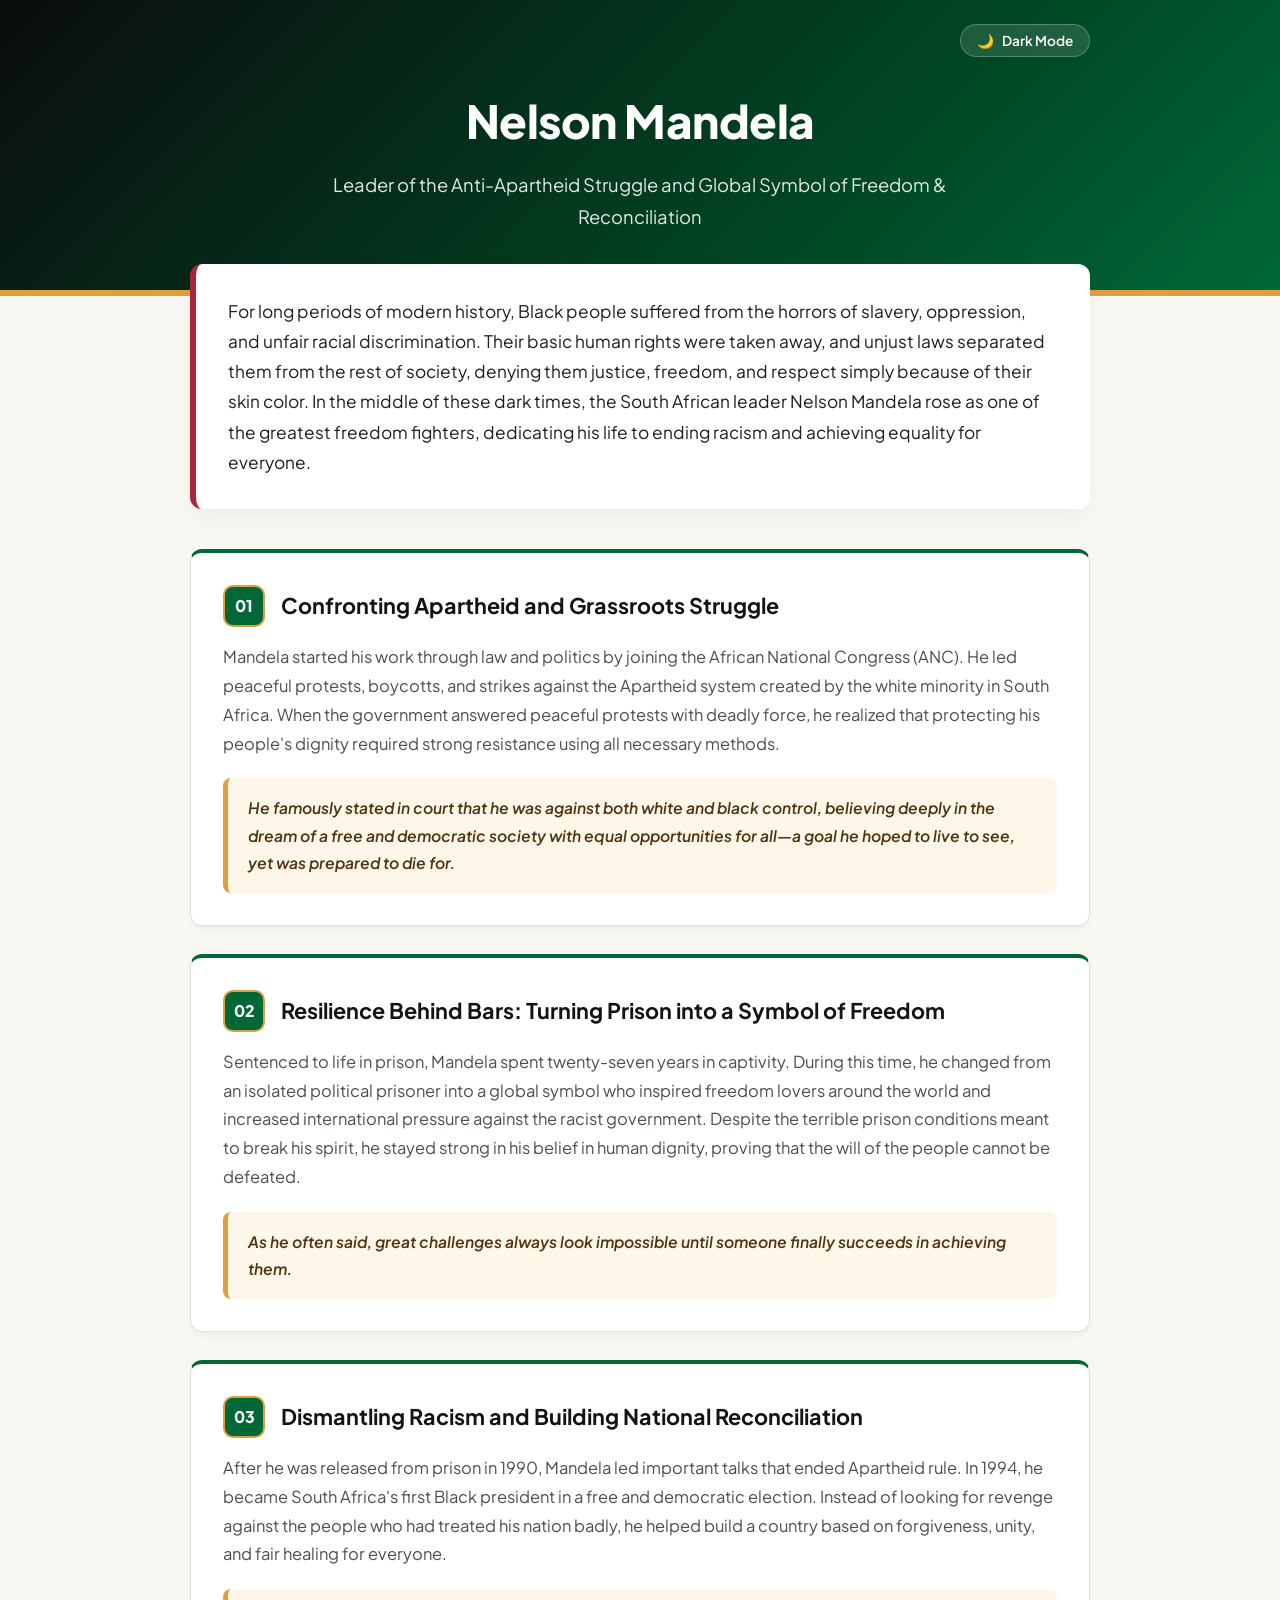
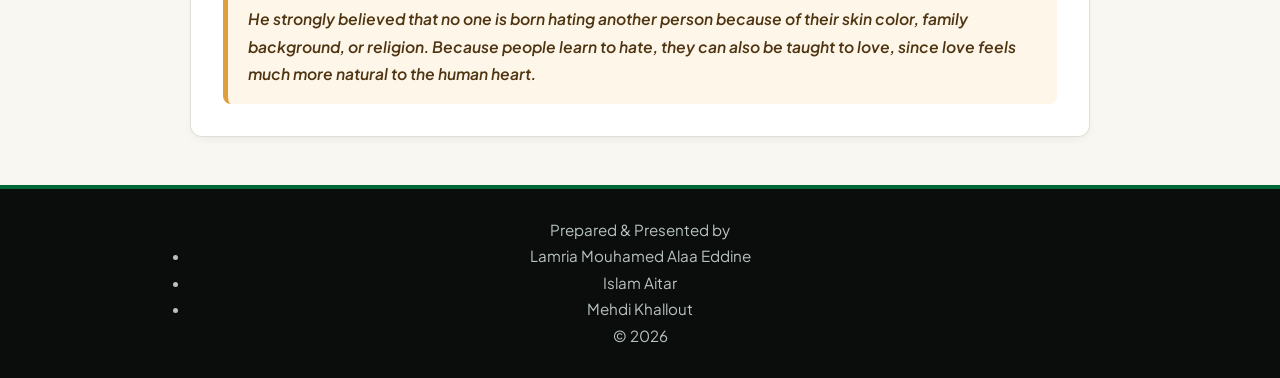
<file: index.html>
<!DOCTYPE html>
<html lang="en" dir="ltr">
<head>
    <meta charset="UTF-8">
    <meta name="viewport" content="width=device-width, initial-scale=1.0">
    <title>Nelson Mandela - Symbol of Freedom & Anti-Racism</title>
    <link rel="preconnect" href="https://fonts.googleapis.com">
    <link rel="preconnect" href="https://fonts.gstatic.com" crossorigin>
    <link href="https://fonts.googleapis.com/css2?family=Plus+Jakarta+Sans:wght@400;600;700;800&display=swap" rel="stylesheet">
    <link rel="stylesheet" href="sty.CSS">
</head>
<body>

    <header class="hero">

        <div class="container hero-top">

            <button id="theme-toggle" class="theme-btn" aria-label="Toggle Dark Mode">

                <span id="theme-icon">🌙</span>

                <span id="theme-text">Dark Mode</span>

            </button>

        </div>

        <div class="container">

            <h1>
                Nelson Mandela
            </h1>

            <p class="subtitle">
                Leader of the Anti-Apartheid Struggle and Global Symbol of Freedom & Reconciliation
            </p>

        </div>

    </header>

    <main class="container">

        <!-- INTRO -->
        <section class="intro-box">
           
            <p>
                For long periods of modern history, Black people suffered from the horrors of slavery, oppression, and unfair racial discrimination. Their basic human rights were taken away, and unjust laws separated them from the rest of society, denying them justice, freedom, and respect simply because of their skin color. In the middle of these dark times, the South African leader Nelson Mandela rose as one of the greatest freedom fighters, dedicating his life to ending racism and achieving equality for everyone.
            </p>
        </section>

        <!-- MAIN PARGS -->
        <section class="timeline">

            <!-- PARG 1 -->
            <article class="card">

                <div class="card-header">

                    <span class="step-num">
                        01
                    </span>

                    <h2>
                        Confronting Apartheid and Grassroots Struggle
                    </h2>
                </div>

                <p>
                   Mandela started his work through law and politics by joining the African National Congress (ANC). He led peaceful protests, boycotts, and strikes against the Apartheid system created by the white minority in South Africa. When the government answered peaceful protests with deadly force, he realized that protecting his people's dignity required strong resistance using all necessary methods.
                </p>

                

                <blockquote>
                    He famously stated in court that he was against both white and black control, believing deeply in the dream of a free and democratic society with equal opportunities for all—a goal he hoped to live to see, yet was prepared to die for.
                </blockquote>
            </article>

            <!-- PARG 2 -->
            <article class="card">
                <div class="card-header">

                    <span class="step-num">
                        02
                    </span>
                    <h2>
                        Resilience Behind Bars: Turning Prison into a Symbol of Freedom
                    </h2>
                </div>
                <p>
                   Sentenced to life in prison, Mandela spent twenty-seven years in captivity. During this time, he changed from an isolated political prisoner into a global symbol who inspired freedom lovers around the world and increased international pressure against the racist government. Despite the terrible prison conditions meant to break his spirit, he stayed strong in his belief in human dignity, proving that the will of the people cannot be defeated.
                </p>

                

                <blockquote>
                    As he often said, great challenges always look impossible until someone finally succeeds in achieving them.
                </blockquote>
            </article>

            <!-- PARG 3 -->
            <article class="card">
                <div class="card-header">
                    <span class="step-num">03</span>
                    <h2>Dismantling Racism and Building National Reconciliation</h2>
                </div>
                <p>
                    After he was released from prison in 1990, Mandela led important talks that ended Apartheid rule. In 1994, he became South Africa's first Black president in a free and democratic election. Instead of looking for revenge against the people who had treated his nation badly, he helped build a country based on forgiveness, unity, and fair healing for everyone.
                </p>

                <blockquote>
                    He strongly believed that no one is born hating another person because of their skin color, family background, or religion. Because people learn to hate, they can also be taught to love, since love feels much more natural to the human heart.
                </blockquote>

            </article>

        </section>

    </main>


       <footer>
        <div class="container">
            <p class="footer-label">Prepared &amp; Presented by</p>
            <ul class="team">
                <li>Lamria Mouhamed Alaa Eddine</li>
                <li>Islam Aitar</li>
                <li>Mehdi Khallout</li>
            </ul>
            <p class="copyright">&copy; 2026</p>
        </div>
    </footer>

    

    <script src="scr.JS"></script>

</body>

</html>
</file>
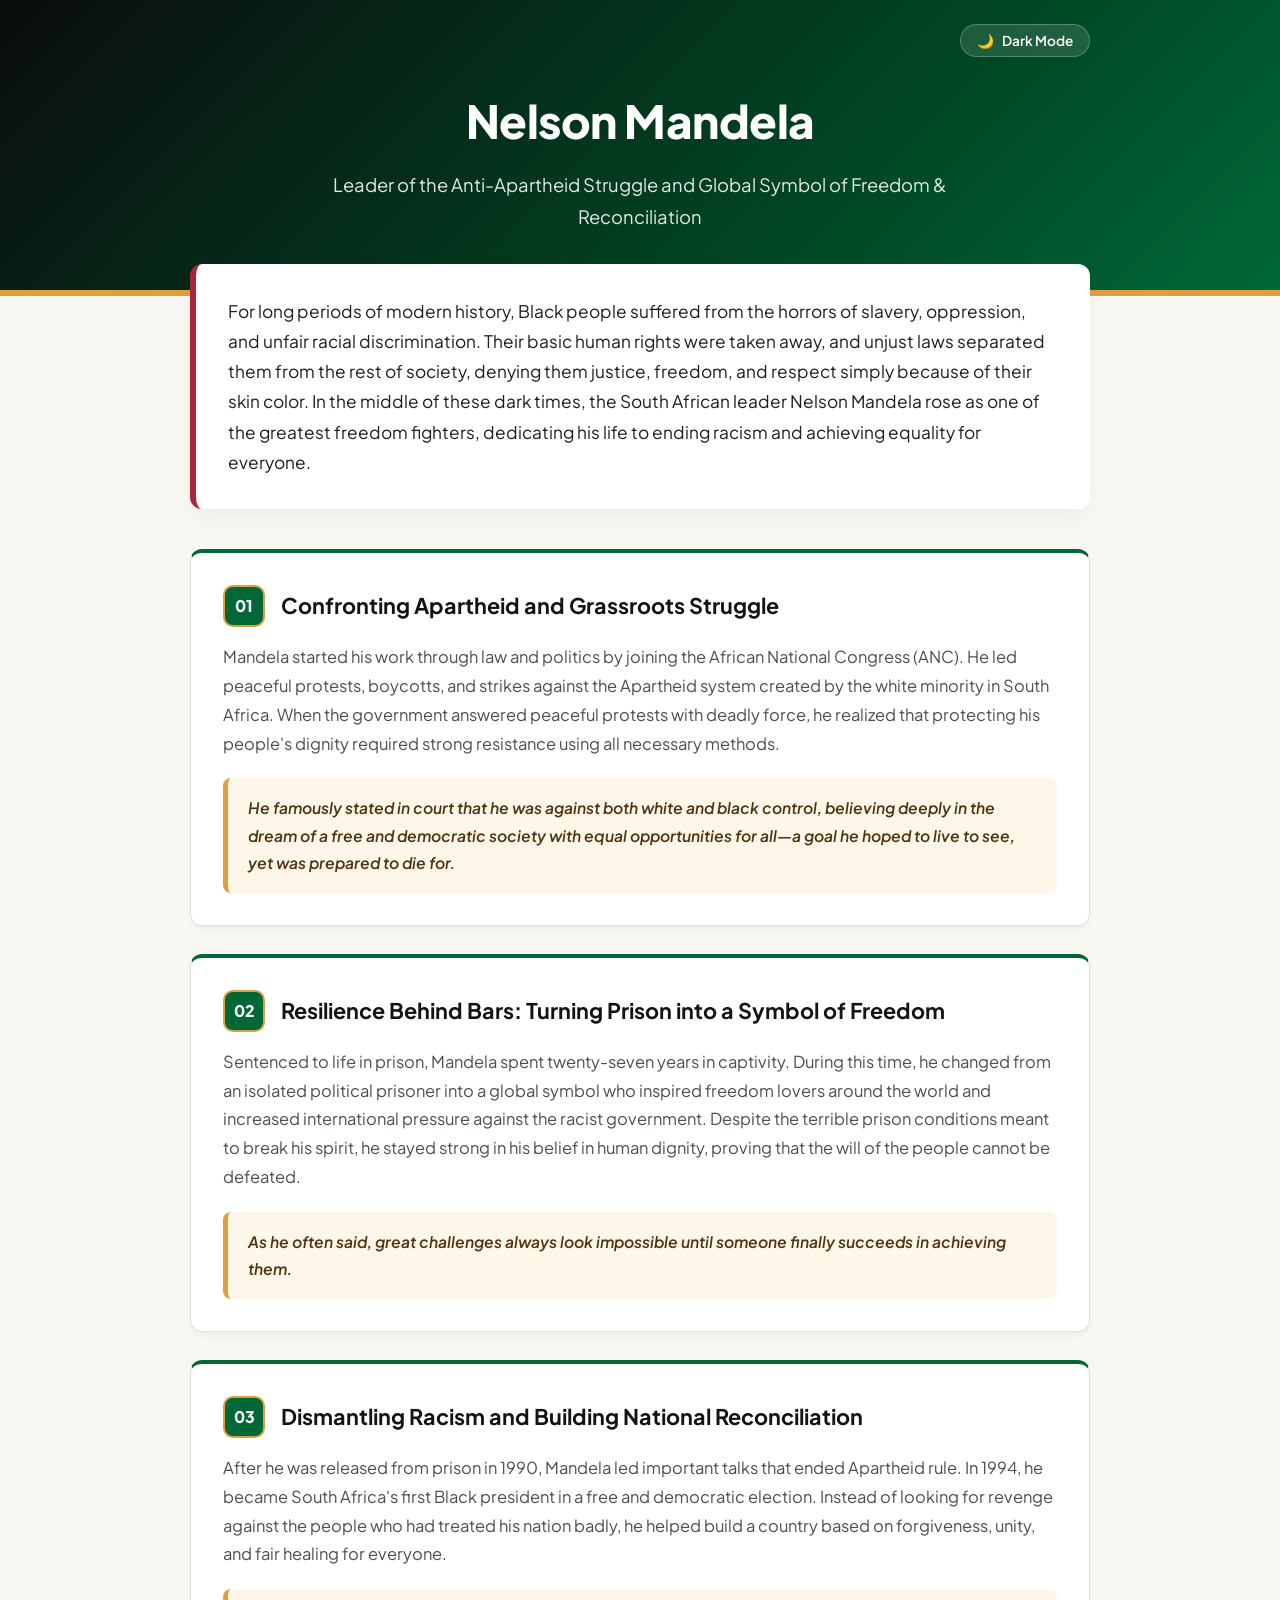
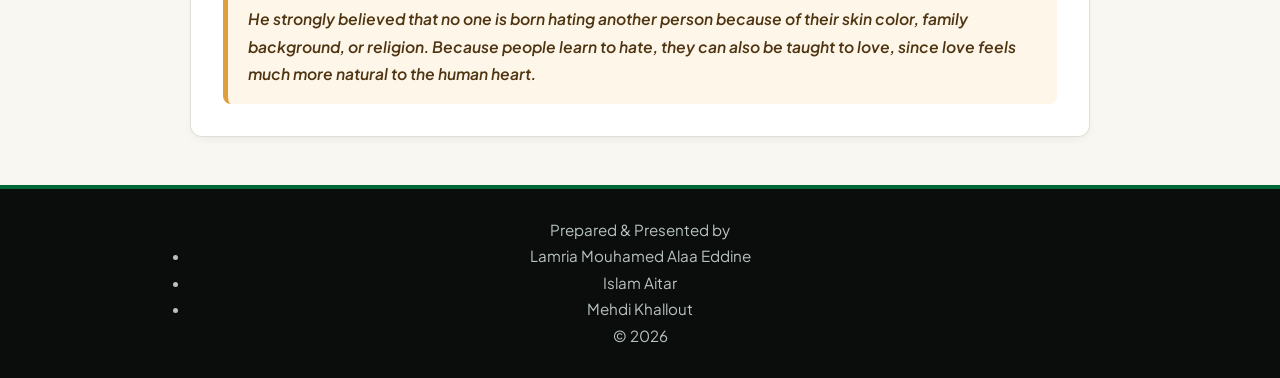
<file: main proj.html>
<!DOCTYPE html>
<html lang="en" dir="ltr">
<head>
    <meta charset="UTF-8">
    <meta name="viewport" content="width=device-width, initial-scale=1.0">
    <title>Nelson Mandela - Symbol of Freedom & Anti-Racism</title>
    <link rel="preconnect" href="https://fonts.googleapis.com">
    <link rel="preconnect" href="https://fonts.gstatic.com" crossorigin>
    <link href="https://fonts.googleapis.com/css2?family=Plus+Jakarta+Sans:wght@400;600;700;800&display=swap" rel="stylesheet">
    <link rel="stylesheet" href="sty.CSS">
</head>
<body>

    <header class="hero">

        <div class="container hero-top">

            <button id="theme-toggle" class="theme-btn" aria-label="Toggle Dark Mode">

                <span id="theme-icon">🌙</span>

                <span id="theme-text">Dark Mode</span>

            </button>

        </div>

        <div class="container">

            <h1>
                Nelson Mandela
            </h1>

            <p class="subtitle">
                Leader of the Anti-Apartheid Struggle and Global Symbol of Freedom & Reconciliation
            </p>

        </div>

    </header>

    <main class="container">

        <!-- INTRO -->
        <section class="intro-box">
           
            <p>
                For long periods of modern history, Black people suffered from the horrors of slavery, oppression, and unfair racial discrimination. Their basic human rights were taken away, and unjust laws separated them from the rest of society, denying them justice, freedom, and respect simply because of their skin color. In the middle of these dark times, the South African leader Nelson Mandela rose as one of the greatest freedom fighters, dedicating his life to ending racism and achieving equality for everyone.
            </p>
        </section>

        <!-- MAIN PARs -->
        <section class="timeline">

            <!-- Card 1 -->
            <article class="card">

                <div class="card-header">

                    <span class="step-num">
                        01
                    </span>

                    <h2>
                        Confronting Apartheid and Grassroots Struggle
                    </h2>
                </div>

                <p>
                   Mandela started his work through law and politics by joining the African National Congress (ANC). He led peaceful protests, boycotts, and strikes against the Apartheid system created by the white minority in South Africa. When the government answered peaceful protests with deadly force, he realized that protecting his people's dignity required strong resistance using all necessary methods.
                </p>

                

                <blockquote>
                    He famously stated in court that he was against both white and black control, believing deeply in the dream of a free and democratic society with equal opportunities for all—a goal he hoped to live to see, yet was prepared to die for.
                </blockquote>
            </article>

            <!-- Card 2 -->
            <article class="card">
                <div class="card-header">

                    <span class="step-num">
                        02
                    </span>
                    <h2>
                        Resilience Behind Bars: Turning Prison into a Symbol of Freedom
                    </h2>
                </div>
                <p>
                   Sentenced to life in prison, Mandela spent twenty-seven years in captivity. During this time, he changed from an isolated political prisoner into a global symbol who inspired freedom lovers around the world and increased international pressure against the racist government. Despite the terrible prison conditions meant to break his spirit, he stayed strong in his belief in human dignity, proving that the will of the people cannot be defeated.
                </p>

                

                <blockquote>
                    As he often said, great challenges always look impossible until someone finally succeeds in achieving them.
                </blockquote>
            </article>

            <!-- Card 3 -->
            <article class="card">
                <div class="card-header">
                    <span class="step-num">03</span>
                    <h2>Dismantling Racism and Building National Reconciliation</h2>
                </div>
                <p>
                    After he was released from prison in 1990, Mandela led important talks that ended Apartheid rule. In 1994, he became South Africa's first Black president in a free and democratic election. Instead of looking for revenge against the people who had treated his nation badly, he helped build a country based on forgiveness, unity, and fair healing for everyone.
                </p>

                <blockquote>
                    He strongly believed that no one is born hating another person because of their skin color, family background, or religion. Because people learn to hate, they can also be taught to love, since love feels much more natural to the human heart.
                </blockquote>

            </article>

        </section>

    </main>


       <footer>
        <div class="container">
            <p class="footer-label">Prepared &amp; Presented by</p>
            <ul class="team">
                <li>Lamria Mouhamed Alaa Eddine</li>
                <li>Islam Aitar</li>
                <li>Mehdi Khallout</li>
            </ul>
            <p class="copyright">&copy; 2026</p>
        </div>
    </footer>

    

    <script src="scr.JS"></script>

</body>

</html>
</file>
<file: sty.CSS>
/* Light Mode Variables (Default) */
:root {
    --sa-green: #006837;
    --sa-green-dark: #004624;
    --sa-gold: #e09f3e;
    --sa-gold-bg: #fdf6e9;
    --sa-red: #a62639;
    --sa-black: #121414;
    --bg-warm: #f9f7f2;
    --card-bg: #ffffff;
    --text-main: #1c1f1e;
    --text-muted: #4a504e;
    --heading-color: #121414;
    --quote-text: #4e3410;
    --border-color: #e4dfd5;
    --card-shadow: rgba(18, 20, 20, 0.06);
}

/* Dark Mode Variables */
[data-theme="dark"] {
    --sa-green: #008748;
    --sa-green-dark: #00381c;
    --sa-gold: #f0b14b;
    --sa-gold-bg: rgba(240, 177, 75, 0.12);
    --sa-red: #d63b52;
    --bg-warm: #0d1110;
    --card-bg: #161d1b;
    --text-main: #e6ece9;
    --text-muted: #a3b2ac;
    --heading-color: #ffffff;
    --quote-text: #f7d394;
    --border-color: #26332f;
    --card-shadow: rgba(0, 0, 0, 0.4);
}

* {
    box-sizing: border-box;
    margin: 0;
    padding: 0;
}

body {
    font-family: 'Plus Jakarta Sans', sans-serif;
    background-color: var(--bg-warm);
    color: var(--text-main);
    line-height: 1.75;
    transition: background-color 0.3s ease, color 0.3s ease;
}

.container {
    width: 90%;
    max-width: 900px;
    margin: 0 auto;
}

/* Hero Header */
.hero {
    background: linear-gradient(135deg, #0b0d0d 0%, var(--sa-green-dark) 65%, var(--sa-green) 100%);
    color: #ffffff;
    padding: 1.5rem 0 3.5rem;
    text-align: center;
    border-bottom: 6px solid var(--sa-gold);
}

.hero-top {
    display: flex;
    justify-content: flex-end;
    margin-bottom: 1.5rem;
}

/* Dark Mode Toggle Button */
.theme-btn {
    display: inline-flex;
    align-items: center;
    gap: 0.5rem;
    background-color: rgba(255, 255, 255, 0.12);
    color: #ffffff;
    border: 1px solid rgba(255, 255, 255, 0.25);
    padding: 0.45rem 1rem;
    border-radius: 50px;
    font-family: inherit;
    font-size: 0.85rem;
    font-weight: 600;
    cursor: pointer;
    backdrop-filter: blur(6px);
    transition: all 0.25s ease;
}

.theme-btn:hover {
    background-color: var(--sa-gold);
    color: #121414;
    border-color: var(--sa-gold);
}

.badge {
    display: inline-block;
    background-color: rgba(224, 159, 62, 0.18);
    color: #f4c16e;
    border: 1px solid var(--sa-gold);
    padding: 0.3rem 1rem;
    border-radius: 50px;
    font-size: 0.85rem;
    font-weight: 600;
    letter-spacing: 0.5px;
    margin-bottom: 1rem;
}

.hero h1 {
    font-size: 2.85rem;
    font-weight: 800;
    margin-bottom: 0.5rem;
    letter-spacing: -0.5px;
    color: #ffffff;
}

.subtitle {
    font-size: 1.15rem;
    color: #e2e8e4;
    max-width: 620px;
    margin: 0 auto;
}

/* Introduction Box */
.intro-box {
    background-color: var(--card-bg);
    padding: 2rem;
    border-radius: 12px;
    margin-top: -2rem;
    box-shadow: 0 10px 25px -5px var(--card-shadow);
    border-left: 6px solid var(--sa-red);
    font-size: 1.08rem;
    color: var(--text-main);
    transition: background-color 0.3s ease, box-shadow 0.3s ease;
}

/* Timeline Cards */
.timeline {
    margin: 2.5rem 0;
    display: flex;
    flex-direction: column;
    gap: 1.75rem;
}

.card {
    background-color: var(--card-bg);
    padding: 2rem;
    border-radius: 12px;
    border: 1px solid var(--border-color);
    border-top: 4px solid var(--sa-green);
    box-shadow: 0 4px 10px -2px var(--card-shadow);
    transition: transform 0.25s ease, box-shadow 0.25s ease, background-color 0.3s ease, border-color 0.3s ease;
}

.card:hover {
    transform: translateY(-4px);
    box-shadow: 0 12px 24px -5px rgba(0, 135, 72, 0.2);
}

.card-header {
    display: flex;
    align-items: center;
    gap: 1rem;
    margin-bottom: 1rem;
}

.step-num {
    background-color: var(--sa-green);
    color: #ffffff;
    border: 2px solid var(--sa-gold);
    font-weight: 800;
    font-size: 1rem;
    width: 42px;
    height: 42px;
    border-radius: 10px;
    display: flex;
    align-items: center;
    justify-content: center;
    flex-shrink: 0;
}

.card h2 {
    font-size: 1.35rem;
    color: var(--heading-color);
    font-weight: 700;
    transition: color 0.3s ease;
}

.card p {
    color: var(--text-muted);
    margin-bottom: 1.25rem;
    font-size: 1.03rem;
    transition: color 0.3s ease;
}

/* Quote Styling */
blockquote {
    background-color: var(--sa-gold-bg);
    border-left: 5px solid var(--sa-gold);
    padding: 1rem 1.25rem;
    border-radius: 8px;
    font-weight: 600;
    font-style: italic;
    color: var(--quote-text);
    font-size: 0.98rem;
    transition: background-color 0.3s ease, color 0.3s ease;
}


/* Footer */
footer {
    text-align: center;
    padding: 1.75rem 0;
    background-color: #0b0d0d;
    border-top: 4px solid var(--sa-green);
    color: #b8c2be;
    font-size: 0.95rem;
    margin-top: 3rem;
}

footer strong {
    color: var(--sa-gold);
}

/* Responsive Design */
@media (max-width: 600px) {
    .hero h1 {
        font-size: 2.1rem;
    }

    .intro-box, .card {
        padding: 1.5rem;
    }

    .card-header {
        align-items: flex-start;
    }
}
</file>
